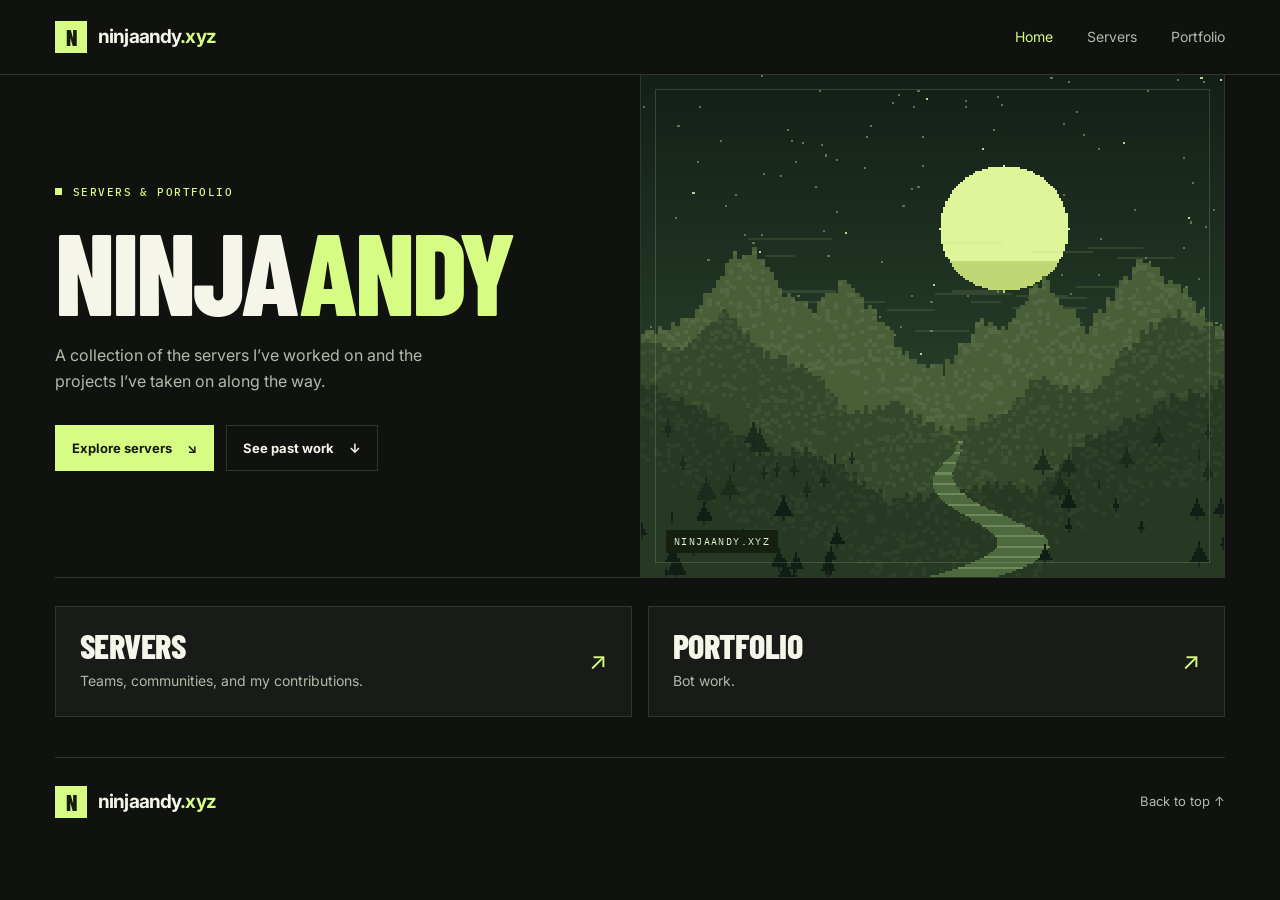
<file: index.html>
<!doctype html>
<html lang="en">
<head>
<meta charset="utf-8">
<meta name="viewport" content="width=device-width,initial-scale=1">
<meta name="description" content="NinjaAndy’s server experience and past projects.">
<title>Home - NinjaAndy</title>
<link rel="preconnect" href="https://fonts.googleapis.com">
<link rel="preconnect" href="https://fonts.gstatic.com" crossorigin>
<link href="https://fonts.googleapis.com/css2?family=Barlow+Condensed:wght@600;700;800&family=IBM+Plex+Mono:wght@400;500&family=Inter:wght@400;500;600;700&display=swap" rel="stylesheet">
<link rel="stylesheet" href="site.css">
</head>
<body id="top">
<div class="top"><header class="wrap"><a href="index.html" class="brand"><span class="logo" aria-hidden="true">N</span><span>ninjaandy<span class="domain">.xyz</span></span></a><nav aria-label="Main navigation"><a href="index.html" aria-current="page">Home</a><a href="servers.html">Servers</a><a href="portfolio.html">Portfolio</a></nav></header></div>
<main class="wrap">
<section class="hero" aria-labelledby="title">
<div class="intro"><div class="eyebrow">Servers &amp; portfolio</div><h1 id="title">Ninja<span>Andy</span></h1><p>A collection of the servers I’ve worked on and the projects I’ve taken on along the way.</p>
<div class="actions"><a class="button primary" href="servers.html">Explore servers <span aria-hidden="true">↘</span></a><a class="button" href="portfolio.html">See past work <span aria-hidden="true">↓</span></a></div></div>
<div class="art"><canvas id="terrain" width="272" height="240" role="img" aria-label="Pixel art of a moonlit mountain valley"></canvas><div class="art-caption" aria-hidden="true">NINJAANDY.XYZ</div></div>
</section>
<section class="directory" aria-label="Explore the site">
<a class="entry directory-link" href="servers.html"><div><h2>Servers</h2><p>Teams, communities, and my contributions.</p></div><span aria-hidden="true">↗</span></a>
<a class="entry directory-link" href="portfolio.html"><div><h2>Portfolio</h2><p>Bot work.</p></div><span aria-hidden="true">↗</span></a>
</section>
</main>
<footer class="wrap foot"><a href="index.html" class="brand"><span class="logo" aria-hidden="true">N</span><span>ninjaandy<span class="domain">.xyz</span></span></a><a class="footlink" href="#top">Back to top ↑</a></footer>
<script src="terrain.js"></script>
</body>
</html>
</file>
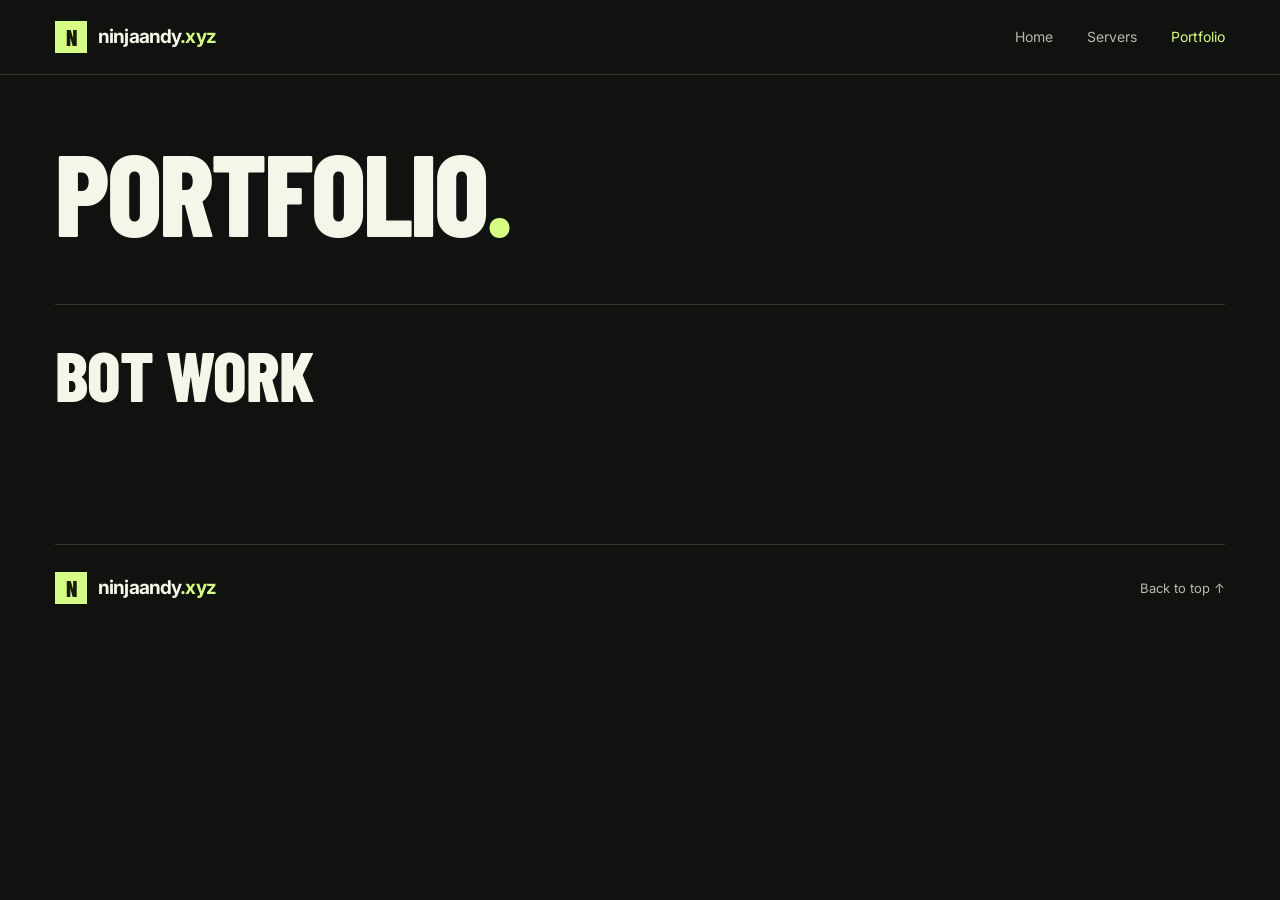
<file: portfolio.html>
<!doctype html>
<html lang="en">
<head>
<meta charset="utf-8">
<meta name="viewport" content="width=device-width,initial-scale=1">
<meta name="description" content="Bot work portfolio for NinjaAndy.">
<title>Portfolio - NinjaAndy</title>
<link rel="preconnect" href="https://fonts.googleapis.com">
<link rel="preconnect" href="https://fonts.gstatic.com" crossorigin>
<link href="https://fonts.googleapis.com/css2?family=Barlow+Condensed:wght@600;700;800&family=IBM+Plex+Mono:wght@400;500&family=Inter:wght@400;500;600;700&display=swap" rel="stylesheet">
<link rel="stylesheet" href="site.css">
</head>
<body id="top">
<div class="top"><header class="wrap"><a href="index.html" class="brand"><span class="logo" aria-hidden="true">N</span><span>ninjaandy<span class="domain">.xyz</span></span></a><nav aria-label="Main navigation"><a href="index.html">Home</a><a href="servers.html">Servers</a><a href="portfolio.html" aria-current="page">Portfolio</a></nav></header></div>
<main class="wrap">
<section class="page-intro" aria-labelledby="page-title">
<h1 id="page-title">Portfolio<span>.</span></h1>
</section>
<section class="server-list" aria-labelledby="bot-work-title">
<h2 id="bot-work-title">Bot Work</h2>
</section>
</main>
<footer class="wrap foot"><a href="index.html" class="brand"><span class="logo" aria-hidden="true">N</span><span>ninjaandy<span class="domain">.xyz</span></span></a><a class="footlink" href="#top">Back to top ↑</a></footer>

</body>
</html>
</file>
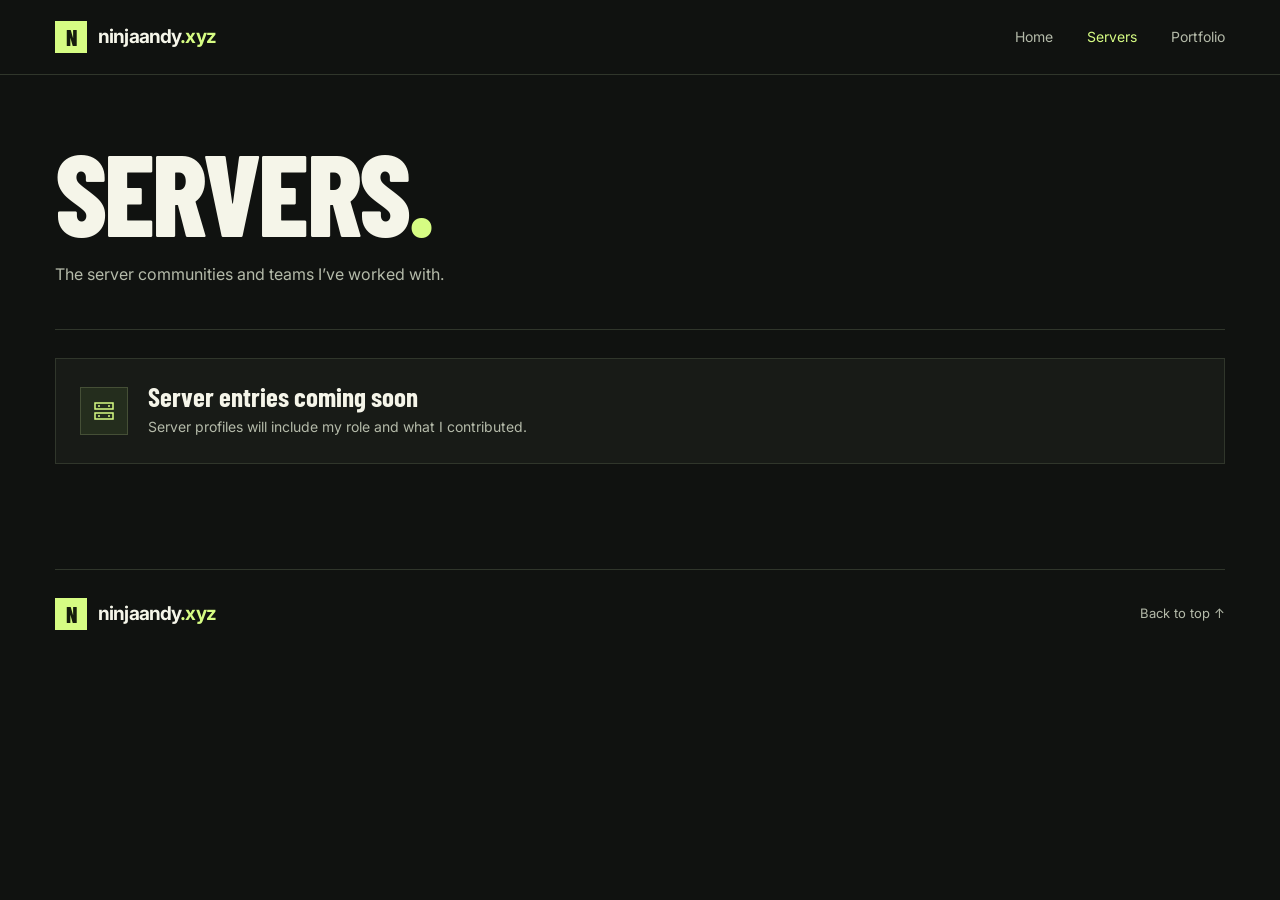
<file: servers.html>
<!doctype html>
<html lang="en">
<head>
<meta charset="utf-8">
<meta name="viewport" content="width=device-width,initial-scale=1">
<meta name="description" content="The server communities and teams NinjaAndy has worked with.">
<title>Servers - NinjaAndy</title>
<link rel="preconnect" href="https://fonts.googleapis.com">
<link rel="preconnect" href="https://fonts.gstatic.com" crossorigin>
<link href="https://fonts.googleapis.com/css2?family=Barlow+Condensed:wght@600;700;800&family=IBM+Plex+Mono:wght@400;500&family=Inter:wght@400;500;600;700&display=swap" rel="stylesheet">
<link rel="stylesheet" href="site.css">
</head>
<body id="top">
<div class="top"><header class="wrap"><a href="index.html" class="brand"><span class="logo" aria-hidden="true">N</span><span>ninjaandy<span class="domain">.xyz</span></span></a><nav aria-label="Main navigation"><a href="index.html">Home</a><a href="servers.html" aria-current="page">Servers</a><a href="portfolio.html">Portfolio</a></nav></header></div>
<main class="wrap">
<section class="page-intro" aria-labelledby="page-title">
<h1 id="page-title">Servers<span>.</span></h1>
<p>The server communities and teams I’ve worked with.</p>
</section>
<section class="server-list" aria-label="Server experience">
<article class="entry"><div class="icon" aria-hidden="true"><svg viewBox="0 0 24 24"><rect x="3" y="4" width="18" height="6"/><rect x="3" y="14" width="18" height="6"/><path d="M6 7h2m-2 10h2m8-10h2m-2 10h2"/></svg></div><div><h3>Server entries coming soon</h3><p>Server profiles will include my role and what I contributed.</p></div></article>
</section>
</main>
<footer class="wrap foot"><a href="index.html" class="brand"><span class="logo" aria-hidden="true">N</span><span>ninjaandy<span class="domain">.xyz</span></span></a><a class="footlink" href="#top">Back to top ↑</a></footer>

</body>
</html>
</file>
<file: site.css>
:root{color-scheme:dark;--bg:#101210;--panel:#181b17;--line:#30362b;--ink:#f5f5e9;--muted:#b4baa9;--green:#d6fc83;--mono:'IBM Plex Mono',monospace;--display:'Barlow Condensed','Arial Narrow',sans-serif}
*{box-sizing:border-box}html{scroll-behavior:smooth}body{margin:0;background:var(--bg);color:var(--ink);font:16px/1.6 Inter,system-ui,sans-serif}a{color:inherit;text-decoration:none}a:focus-visible{outline:2px solid var(--green);outline-offset:5px}.wrap{width:min(1170px,calc(100% - 64px));margin:auto}.top{border-bottom:1px solid var(--line)}header{height:74px;display:flex;align-items:center;justify-content:space-between;gap:22px}.brand{display:inline-flex;align-items:center;gap:11px;font-weight:700;letter-spacing:-.045em;font-size:19px}.logo{display:grid;place-items:center;width:32px;height:32px;background:var(--green);color:#161d0d;font:800 22px/1 var(--display)}.domain{color:var(--green)}nav{display:flex;gap:34px;font-size:14px;color:var(--muted)}nav a:hover,.footlink:hover{color:var(--green)}.hero{display:grid;grid-template-columns:1fr 1fr;min-height:503px;align-items:stretch;border-bottom:1px solid var(--line)}.intro{padding:72px 38px 68px 0;align-self:center}.eyebrow,.meta{color:var(--green);font:500 11px/1.4 var(--mono);letter-spacing:.13em;text-transform:uppercase}.eyebrow:before{content:'';display:inline-block;width:7px;height:7px;background:var(--green);margin-right:11px;vertical-align:1px}h1,h2,h3,p{margin:0}h1{font:800 clamp(68px,9vw,137px)/.84 var(--display);text-transform:uppercase;letter-spacing:-.025em;margin:22px 0 24px}h1 span{color:var(--green)}.intro p{color:var(--muted);max-width:380px;font-size:16px}.actions{display:flex;gap:12px;flex-wrap:wrap;margin-top:31px}.button{padding:11px 16px;min-height:46px;display:inline-flex;align-items:center;gap:15px;border:1px solid var(--line);font-weight:700;font-size:13px}.button.primary{background:var(--green);color:#151b0d;border-color:var(--green)}.button:hover{border-color:var(--green)}.button.primary:hover{background:#e4ffa8}.art{position:relative;overflow:hidden;min-height:350px;background:#1c291a;border-inline:1px solid var(--line)}canvas{display:block;width:100%;height:100%;position:absolute;image-rendering:pixelated}.art:after{content:'';position:absolute;inset:14px;pointer-events:none;border:1px solid #ddffc129}.art-caption{position:absolute;bottom:24px;left:25px;color:#e6f4cb;font:400 10px var(--mono);letter-spacing:.14em;background:#152011;padding:5px 8px}.section{padding:57px 0 63px;border-bottom:1px solid var(--line);scroll-margin-top:20px}.sectionhead{display:flex;align-items:end;justify-content:space-between;gap:15px;margin:0 0 25px}h2{font:800 clamp(45px,6vw,70px)/.91 var(--display);letter-spacing:-.015em;text-transform:uppercase;margin-top:10px}.sectionhead p{font-size:14px;color:var(--muted);max-width:245px}.entry{display:grid;grid-template-columns:auto 1fr;gap:20px;align-items:center;padding:24px;background:var(--panel);border:1px solid var(--line)}.icon{width:48px;height:48px;display:grid;place-items:center;border:1px solid #454f36;background:#242d1d;color:var(--green)}.icon svg{width:24px;height:24px;fill:none;stroke:currentColor;stroke-width:1.5}h3{font:700 27px/1 var(--display);margin-bottom:6px}.entry p{color:var(--muted);font-size:14px}.foot{display:flex;justify-content:space-between;align-items:center;gap:20px;min-height:87px}.footlink{color:var(--muted);font-size:13px}@media(max-width:760px){.wrap{width:calc(100% - 36px)}header{height:62px}nav{gap:16px}.hero{grid-template-columns:1fr}.intro{padding:52px 0 37px}.art{min-height:0;aspect-ratio:1.55;border-top:1px solid var(--line)}.sectionhead{display:block}.sectionhead p{margin-top:11px}.section{padding:40px 0}.entry{padding:17px;gap:13px}}@media(prefers-reduced-motion:reduce){html{scroll-behavior:auto}}

nav a[aria-current="page"]{color:var(--green)}
.directory,.gallery{display:grid;grid-template-columns:repeat(2,minmax(0,1fr));gap:16px;padding:28px 0 40px;border-bottom:1px solid var(--line)}
.directory-link{grid-template-columns:1fr auto}
.directory-link:hover{border-color:var(--green)}
.directory-link h2,.work-copy h2{font-size:34px;margin:0 0 8px}
.directory-link span{color:var(--green);font-size:24px}
.page-intro{padding:68px 0 42px;border-bottom:1px solid var(--line)}
.page-intro h1{margin:0 0 22px}
.page-intro p,.work-copy p{color:var(--muted)}
.page-intro .button{margin-top:24px}
.work-card{overflow:hidden;background:var(--panel);border:1px solid var(--line);margin:0}
.work-card img{display:block;width:100%;height:auto;aspect-ratio:16/9;object-fit:contain;background:#0c100b}
.work-copy{padding:22px}
.server-list{min-height:240px;padding:28px 0 44px;border-bottom:1px solid var(--line)}
@media(max-width:540px){header{gap:8px}nav{gap:12px;font-size:12px}.brand{gap:6px;font-size:16px}.logo{width:26px;height:26px;font-size:18px}.directory,.gallery{grid-template-columns:1fr}.page-intro{padding:48px 0 32px}}
@media(max-width:360px){header .logo{display:none}}
</file>
